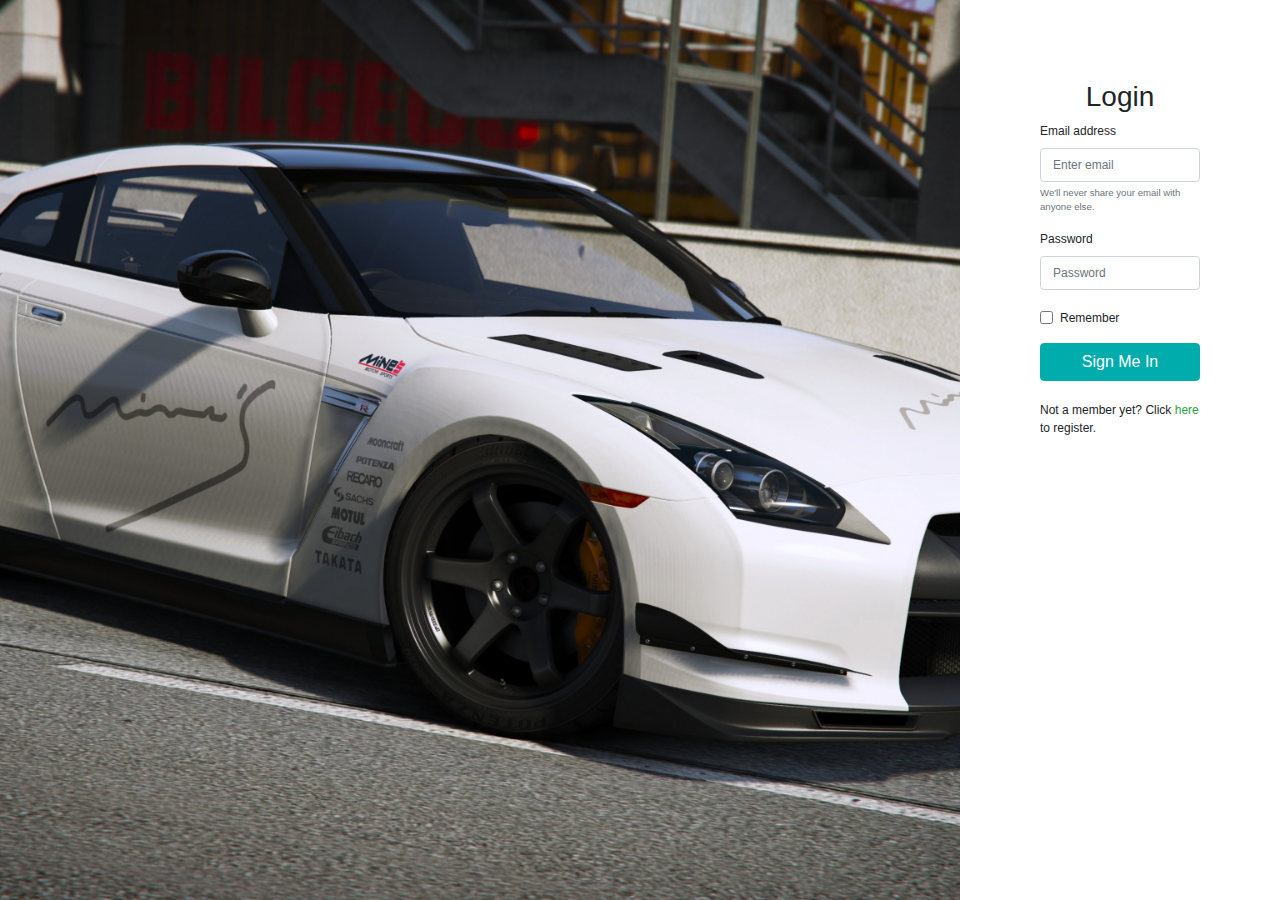
<file: login.html>
<!DOCTYPE html>
<html>

<head>
    <meta charset="utf-8" />
    <meta name="viewport" content="width=device-width, initial-scale=1">
    <link rel="stylesheet" href="https://maxcdn.bootstrapcdn.com/bootstrap/4.1.3/css/bootstrap.min.css">
    <script src="https://ajax.googleapis.com/ajax/libs/jquery/3.3.1/jquery.min.js"></script>
    <script src="https://cdnjs.cloudflare.com/ajax/libs/popper.js/1.14.3/umd/popper.min.js"></script>
    <script src="https://maxcdn.bootstrapcdn.com/bootstrap/4.1.3/js/bootstrap.min.js"></script>
    <link rel="stylesheet" href="login.css">
</head>

<body>
    <div class="row" style="height: 100%;">
        <div class="col-md-9" style="background-image: url(picture/gtr-r35.jpg); background-size: cover; background-position: center;">
        </div>
        <div class="col-md-3" style="padding: 5rem;">
            <div class="title">
                <h3>Login</h3>
            </div>

            <form>
                <div class="form-group">
                    <label for="exampleInputEmail1">Email address</label>
                    <input type="email" class="form-control" id="exampleInputEmail1" aria-describedby="emailHelp" placeholder="Enter email">
                    <small id="emailHelp" class="form-text text-muted">We'll never share your email with anyone else.</small>
                </div>
                <div class="form-group">
                    <label for="exampleInputPassword1">Password</label>
                    <input type="password" class="form-control" id="exampleInputPassword1" placeholder="Password">
                </div>
                <div class="form-group form-check">
                    <input type="checkbox" class="form-check-input" id="exampleCheck1">
                    <label class="form-check-label" for="exampleCheck1">Remember</label>
                </div>
                <div class="btn-login">
                    <button type="submit" class="btn btn-primary">Sign Me In</button>
                </div>
                <div class="m-t-20 ">
                    Not a member yet? Click <a href="SignUp.html" class="text-success">here</a> to register.
                </div>
            </form>
        </div>

    </div>


</body>

</html>
</file>
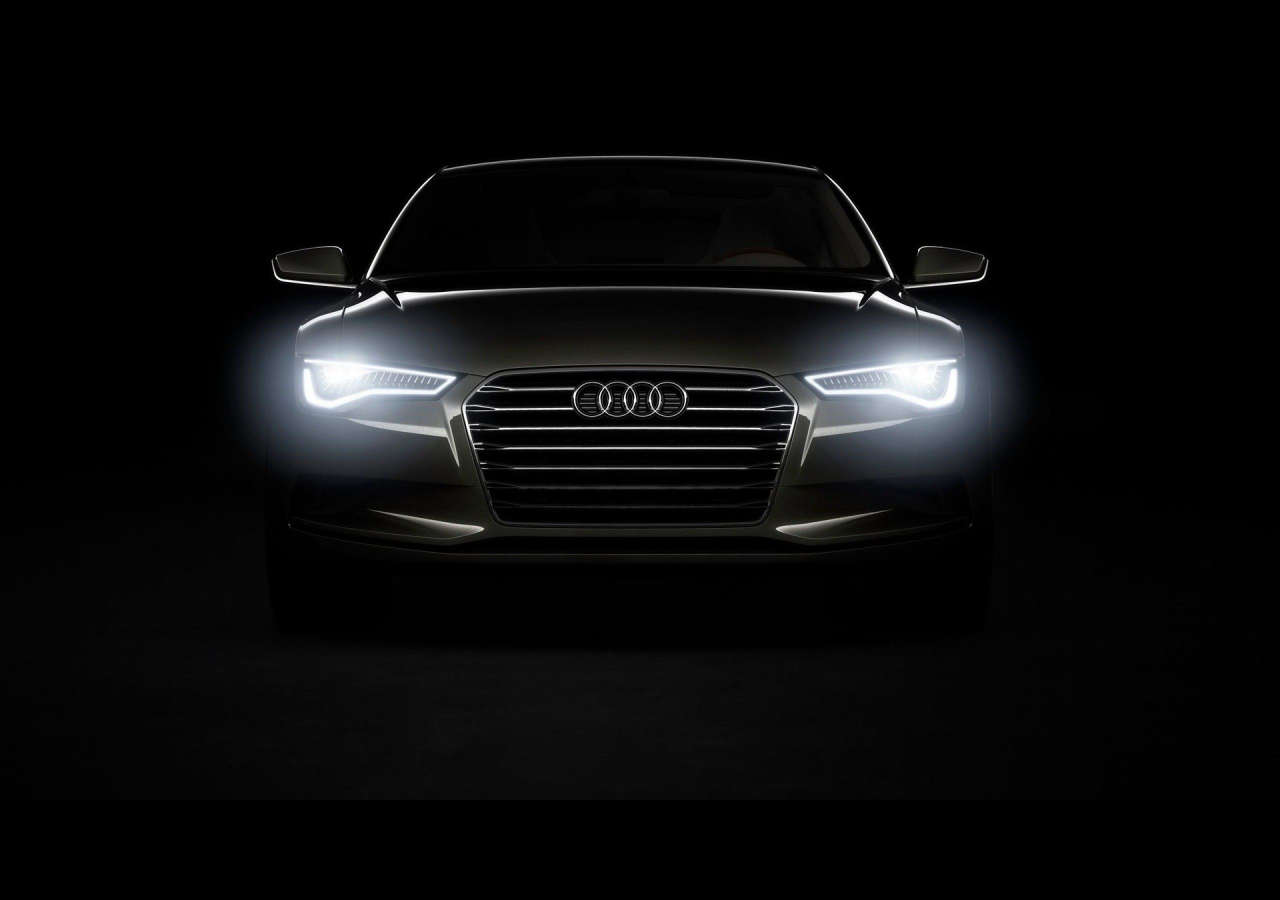
<file: payment.html>
<!DOCTYPE html>
<html>
<head>
	<title>Payment</title>
	<meta charset="utf-8">
	<style >

	
	body{
		background-image: url(picture/foto-Audi.jpg);
		background-size: cover;

	}
	</style>
	

</head>
<body>
	

</body>
</html>
</file>
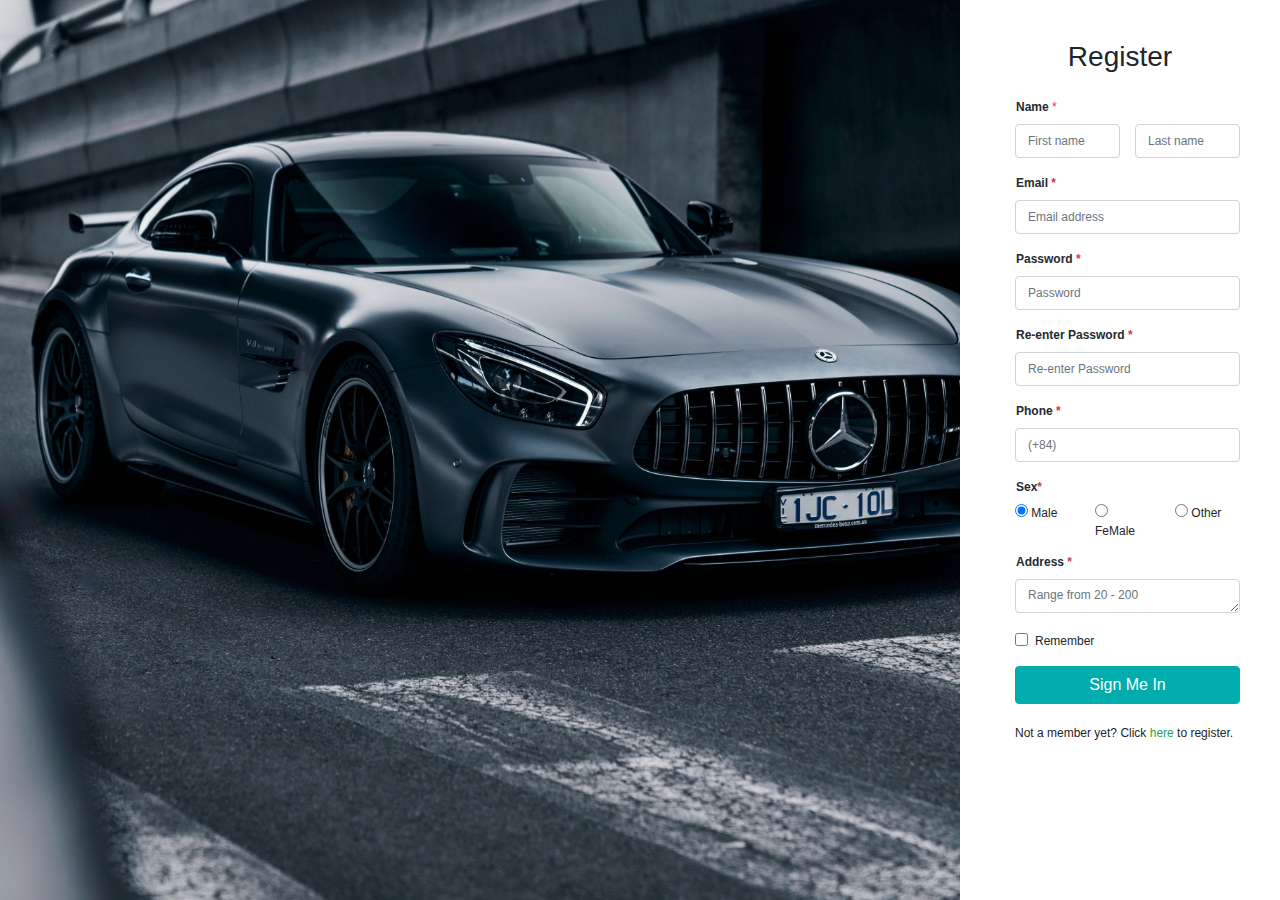
<file: SignUp.html>
<!DOCTYPE html>
<html>

<head>
    <meta charset="utf-8" />
    <meta name="viewport" content="width=device-width, initial-scale=1">
    <link rel="stylesheet" href="https://maxcdn.bootstrapcdn.com/bootstrap/4.1.3/css/bootstrap.min.css">
    <script src="https://ajax.googleapis.com/ajax/libs/jquery/3.3.1/jquery.min.js"></script>
    <script src="https://cdnjs.cloudflare.com/ajax/libs/popper.js/1.14.3/umd/popper.min.js"></script>
    <script src="https://maxcdn.bootstrapcdn.com/bootstrap/4.1.3/js/bootstrap.min.js"></script>
    <link rel="stylesheet" href="register.css">
</head>

<body>
    <div class="row" style="height: 100%;">
        <div class="col-md-9 style-image" style="background-image: url(picture/AMG_GTR_Facelift.jpg);"></div>
        <div class="col-md-3" style="padding: 2.5rem;">
            <div class="title">
                <h3>
                    Register
                </h3>
            </div>
            <form>
                <label class="control-label">Name</label>
                <span class="text-danger">*</span>
                <div class="row">
                    <div class="col-md-6">
                        <input type="text" name="first-name" class="form-control" placeholder="First name" required="">
                    </div>
                    <div class="col-md-6">
                        <input type="text" name="last-name" class="form-control" placeholder="Last name" required="">
                    </div>
                </div>
                <label class="control-label">Email <span class="text-danger">*</span></label>
                <div class="row">
                    <div class="col-md-12">
                        <input type="text" name="email" class="form-control" placeholder="Email address" required="">
                    </div>
                </div>
                <label class="control-label">Password <span class="text-danger">*</span></label>
                <div class="row">
                    <div class="col-md-12">
                        <input type="password" name="password" class="form-control" placeholder="Password" required="">
                    </div>
                </div>
                <label class="control-label">Re-enter Password <span class="text-danger">*</span></label>
                <div class="row">
                    <div class="col-md-12">
                        <input type="password" name="re-password" class="form-control" placeholder="Re-enter Password"
                            required="">
                    </div>
                </div>
                <label class="control-label">Phone <span class="text-danger">*</span></label>
                <div class="row">
                    <div class="col-md-12">
                        <input type="text" name="phone" class="form-control" id="masked-input-phone" placeholder="(+84)">
                    </div>
                </div>
                <label class="control-label">Sex<span class="text-danger">*</span></label>
                <div class="row">
                    <div class="col-md-4">
                        <div class="radio radio-css radio-inline">
                            <input type="radio" name="radio_css_inline" id="inlineCssRadio1" value="Male" checked="">
                            <label for="inlineCssRadio1">Male</label>
                        </div>
                    </div>
                    <div class="col-md-4">
                        <div class="radio radio-css radio-inline1">
                            <input type="radio" name="radio_css_inline" id="inlineCssRadio2" value="FeMale">
                            <label for="inlineCssRadio2">FeMale</label>
                        </div>
                    </div>
                    <div class="col-md-4">
                        <div class="radio radio-css radio-inline2">
                            <input type="radio" name="radio_css_inline" id="inlineCssRadio3" value="Other">
                            <label for="inlineCssRadio3">Other</label>
                        </div>
                    </div>
                </div>
                <label class="control-label" id="address">Address <span class="text-danger">*</span></label>
                <div class="row">
                    <div class="col-md-12">
                        <textarea class="form-control" id="message" name="message" rows="4" data-parsley-range="[20,200]"
                            placeholder="Range from 20 - 200"></textarea>
                    </div>
                </div>
                <div class="form-group form-check checkbox-remember">
                    <input type="checkbox" class="form-check-input" id="exampleCheck1">
                    <label class="form-check-label" for="exampleCheck1">Remember</label>
                </div>
                <div class="btn-login">
                    <button type="submit" class="btn btn-primary">Sign Me In</button>
                </div>
                <div class="m-t-20 p-l-15">
                    Not a member yet? Click <a href="SignUp.html" class="text-success">here</a> to register.
                </div>
            </form>
        </div>
    </div>
</body>

</html>
</file>
<file: login.css>
html {
    height: 100%;
}

body {
    height: 100%;
    font-size: 12px;
    font-family: 'Open Sans', "Helvetica Neue", Helvetica, Arial, sans-serif;
}

.row {
    margin: 0;
}

.btn-primary {
    color: #fff;
    background: #00acac;
    border-color: #00acac;
    width: 100%;
}

.m-t-20 {
    margin-top: 20px;
}

.title {
    text-align: center;
}

.form-control {
    font-size: 12px;
    height: 34px;
}

.form-check-label {
    padding-top: 3px;
}
</file>
<file: register.css>
html {
    height: 100%;
}

body {
    height: 100%;
    font-size: 12px;
    font-family: 'Open Sans', "Helvetica Neue", Helvetica, Arial, sans-serif;
}

.row {
    margin: 0;
}

.style-image {
    background-size: cover;
    background-position: center;
    background-repeat: no-repeat;
}

.btn-primary {
    color: #fff;
    background: #00acac;
    border-color: #00acac;
    width: 100%;
}

.control-label {
    font-weight: 600;
    color: #242a30;
    padding-top: 1rem;
}

.control-label {
    padding-left: 1rem;
}

.form-control {
    font-size: 12px;
    height: 34px;
}

.col-md-6 {
    padding-right: 0;
}

.col-md-12 {
    padding-right: 0;
}

.parsley-error {
    background: #fff!important;
    border-color: #ff5b57!important;
}

.parsley-errors-list.filled {
    opacity: 1;
}

.parsley-errors-list.filled {
    margin-top: 5px!important;
}

.parsley-errors-list {
    padding: 0!important;
    list-style-type: none!important;
    margin: 0!important;
    color: #e5603b;
    font-size: 12px!important;
    line-height: inherit!important;
}

#address {
    padding-top: 5px;
}

.btn-login {
    padding-left: 15px;
}

.form-check-label {
    padding-top: 3px;
}

.checkbox-remember {
    padding-left: 35px;
    padding-top: 1rem;
}

.m-t-20 {
    margin-top: 20px;
}

.p-l-15 {
    padding-left: 15px;
}

.title {
    text-align: center;
}
</file>
